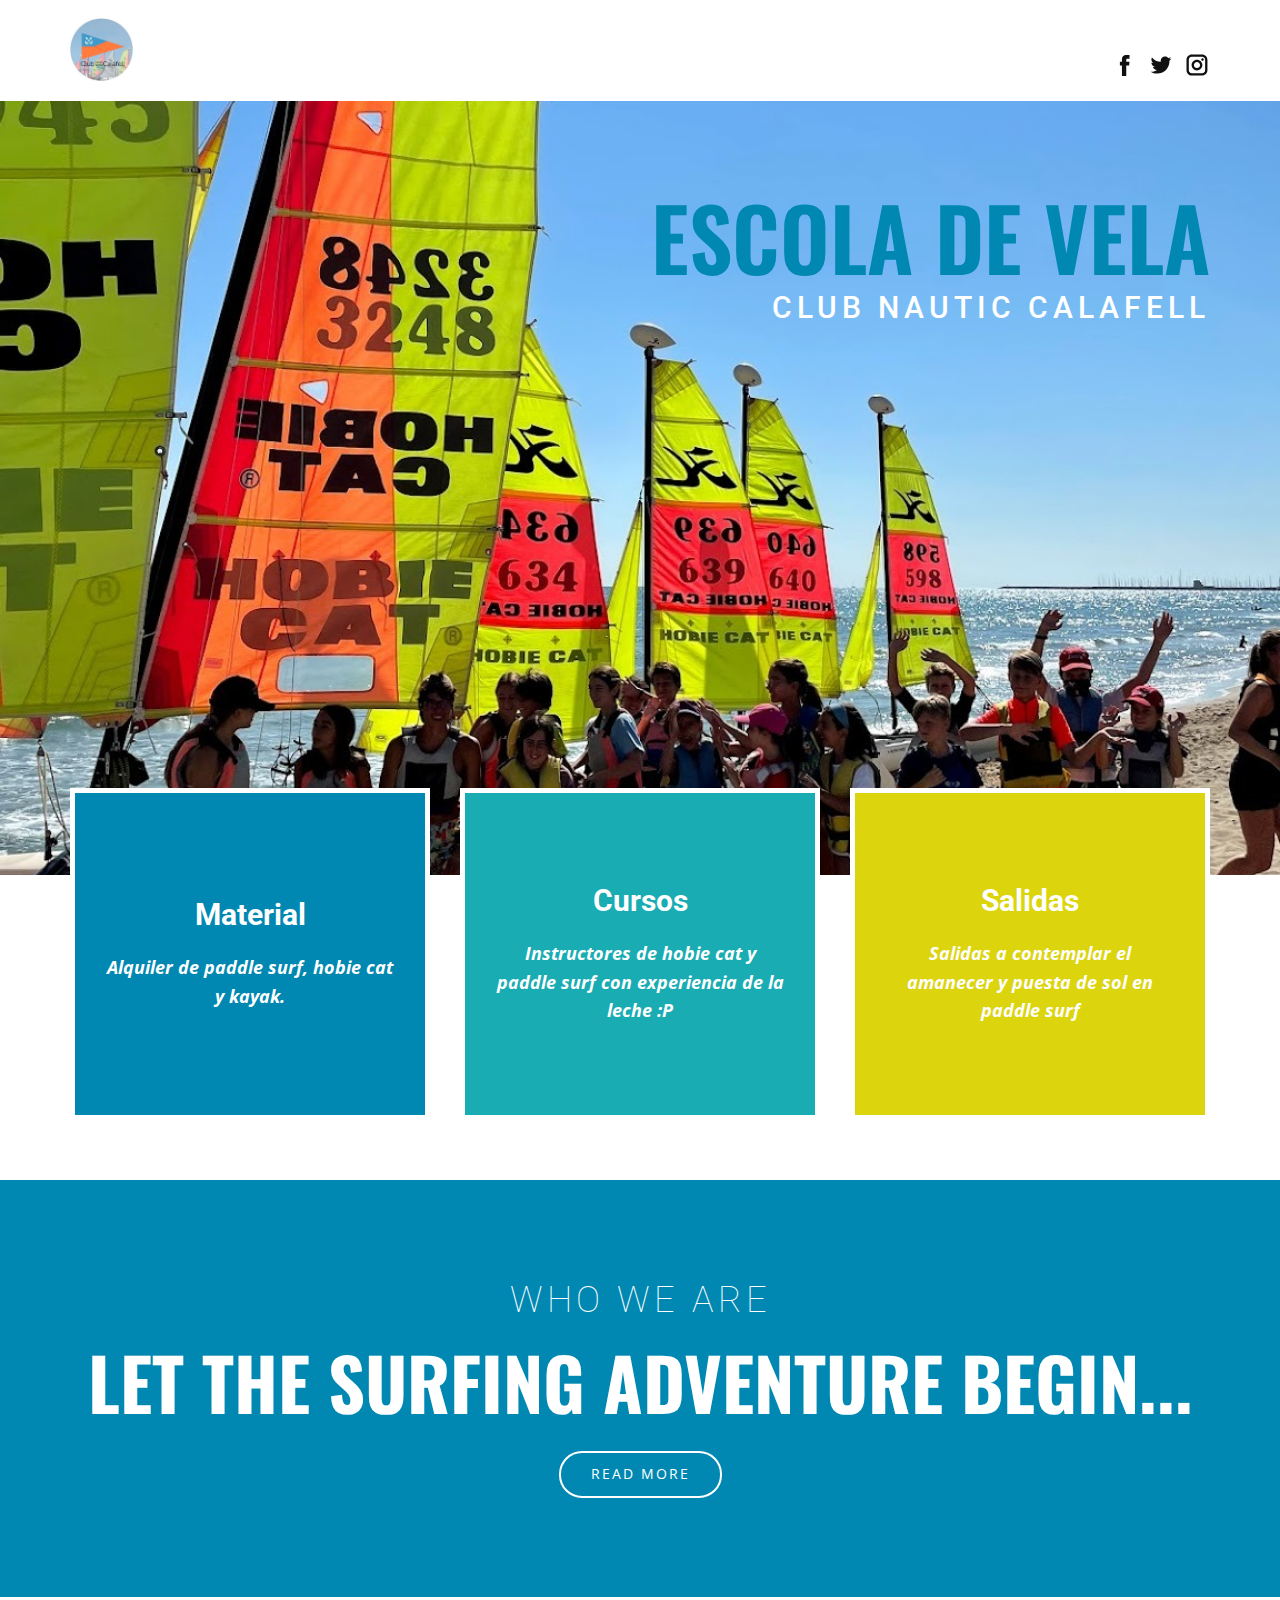
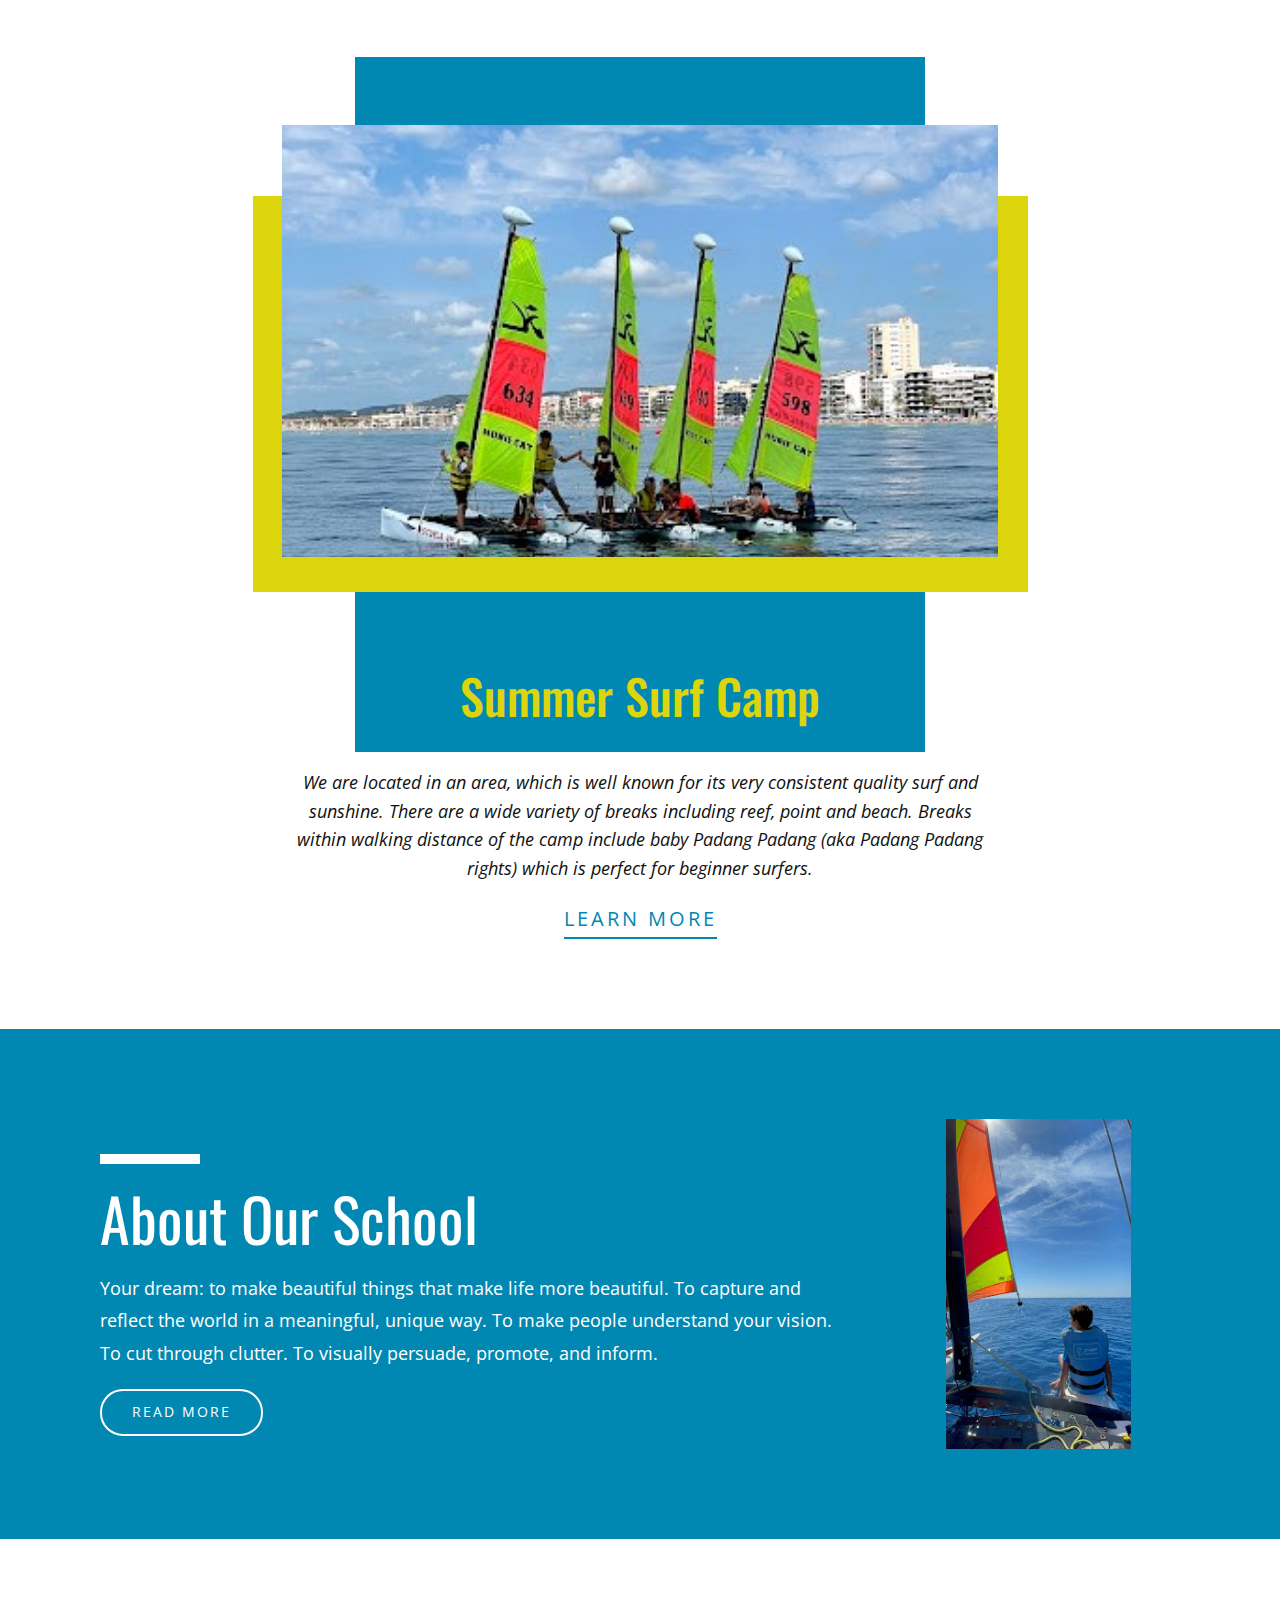
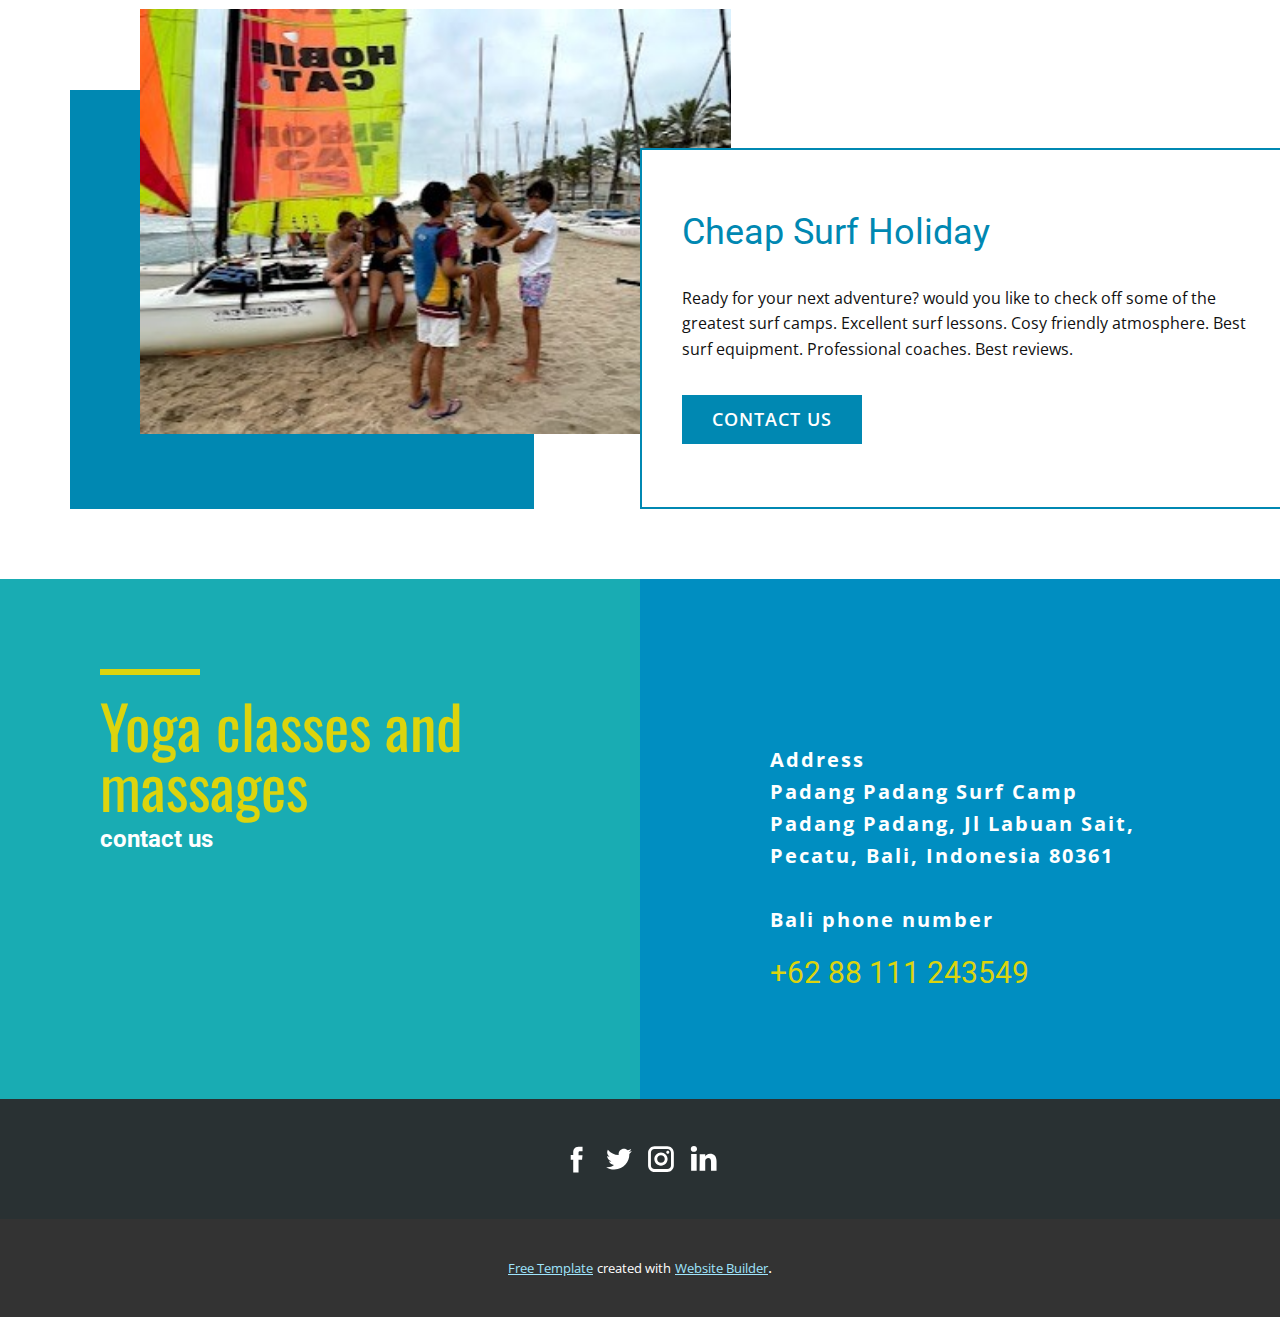
<file: index.html>
<!DOCTYPE html>
<html style="font-size: 16px;" lang="en"><head>
    <meta name="viewport" content="width=device-width, initial-scale=1.0">
    <meta charset="utf-8">
    <meta name="keywords" content="Surf Camp&amp;amp; Lessons, the surf and atmosphere, Let the surfing adventure begin..., Summer Surf Camp, About Our School, Cheap Surf Holiday, Yoga classes and massages, +62 88 111 243549">
    <meta name="description" content="">
    <title>Home</title>
    <link rel="stylesheet" href="nicepage.css" media="screen">
<link rel="stylesheet" href="index.css" media="screen">
    <meta name="generator" content="Nicepage 4.14.1, nicepage.com">
    <link id="u-theme-google-font" rel="stylesheet" href="https://fonts.googleapis.com/css?family=Roboto:100,100i,300,300i,400,400i,500,500i,700,700i,900,900i|Open+Sans:300,300i,400,400i,500,500i,600,600i,700,700i,800,800i">
    <link id="u-page-google-font" rel="stylesheet" href="https://fonts.googleapis.com/css?family=Oswald:200,300,400,500,600,700|Oswald:200,300,400,500,600,700">
    
    <script type="application/ld+json">{
		"@context": "http://schema.org",
		"@type": "Organization",
		"name": "",
		"logo": "images/default-logo.png",
		"sameAs": []
}</script>
    <meta name="theme-color" content="#008ec1">
    <meta property="og:title" content="Home">
    <meta property="og:type" content="website">
  </head>
  <body data-home-page="index.html" data-home-page-title="Home" class="u-body u-xl-mode" data-lang="en">
    <header class="u-align-center-sm u-align-center-xs u-clearfix u-header u-header" id="sec-7d1a">
      <div class="u-clearfix u-sheet u-valign-middle u-sheet-1">
        <a href="#" class="u-image u-logo u-image-1" data-image-width="80" data-image-height="40">
          <img src="images/logo.png" class="u-logo-image u-logo-image-1" data-image-width="63">
        </a>
        <div class="u-social-icons u-spacing-10 u-social-icons-1">
          <a class="u-social-url" target="_blank" href="">
            <span class="u-icon u-icon-circle u-social-facebook u-social-icon u-icon-1"><svg class="u-svg-link" preserveAspectRatio="xMidYMin slice" viewBox="0 0 112 112" style=""><use xmlns:xlink="http://www.w3.org/1999/xlink" xlink:href="#svg-78b7"></use></svg><svg xmlns="http://www.w3.org/2000/svg" xmlns:xlink="http://www.w3.org/1999/xlink" version="1.1" xml:space="preserve" class="u-svg-content" viewBox="0 0 112 112" x="0px" y="0px" id="svg-78b7"><path d="M75.5,28.8H65.4c-1.5,0-4,0.9-4,4.3v9.4h13.9l-1.5,15.8H61.4v45.1H42.8V58.3h-8.8V42.4h8.8V32.2 c0-7.4,3.4-18.8,18.8-18.8h13.8v15.4H75.5z"></path></svg></span>
          </a>
          <a class="u-social-url" target="_blank" href="">
            <span class="u-icon u-icon-circle u-social-icon u-social-twitter u-icon-2"><svg class="u-svg-link" preserveAspectRatio="xMidYMin slice" viewBox="0 0 112 112" style=""><use xmlns:xlink="http://www.w3.org/1999/xlink" xlink:href="#svg-722d"></use></svg><svg xmlns="http://www.w3.org/2000/svg" xmlns:xlink="http://www.w3.org/1999/xlink" version="1.1" xml:space="preserve" class="u-svg-content" viewBox="0 0 112 112" x="0px" y="0px" id="svg-722d"><path d="M92.2,38.2c0,0.8,0,1.6,0,2.3c0,24.3-18.6,52.4-52.6,52.4c-10.6,0.1-20.2-2.9-28.5-8.2 c1.4,0.2,2.9,0.2,4.4,0.2c8.7,0,16.7-2.9,23-7.9c-8.1-0.2-14.9-5.5-17.3-12.8c1.1,0.2,2.4,0.2,3.4,0.2c1.6,0,3.3-0.2,4.8-0.7 c-8.4-1.6-14.9-9.2-14.9-18c0-0.2,0-0.2,0-0.2c2.5,1.4,5.4,2.2,8.4,2.3c-5-3.3-8.3-8.9-8.3-15.4c0-3.4,1-6.5,2.5-9.2 c9.1,11.1,22.7,18.5,38,19.2c-0.2-1.4-0.4-2.8-0.4-4.3c0.1-10,8.3-18.2,18.5-18.2c5.4,0,10.1,2.2,13.5,5.7c4.3-0.8,8.1-2.3,11.7-4.5 c-1.4,4.3-4.3,7.9-8.1,10.1c3.7-0.4,7.3-1.4,10.6-2.9C98.9,32.3,95.7,35.5,92.2,38.2z"></path></svg></span>
          </a>
          <a class="u-social-url" target="_blank" href="https://www.instagram.com/calafellnautic/">
            <span class="u-icon u-icon-circle u-social-icon u-social-instagram u-icon-3"><svg class="u-svg-link" preserveAspectRatio="xMidYMin slice" viewBox="0 0 112 112" style=""><use xmlns:xlink="http://www.w3.org/1999/xlink" xlink:href="#svg-d91b"></use></svg><svg xmlns="http://www.w3.org/2000/svg" xmlns:xlink="http://www.w3.org/1999/xlink" version="1.1" xml:space="preserve" class="u-svg-content" viewBox="0 0 112 112" x="0px" y="0px" id="svg-d91b"><path d="M55.9,32.9c-12.8,0-23.2,10.4-23.2,23.2s10.4,23.2,23.2,23.2s23.2-10.4,23.2-23.2S68.7,32.9,55.9,32.9z M55.9,69.4c-7.4,0-13.3-6-13.3-13.3c-0.1-7.4,6-13.3,13.3-13.3s13.3,6,13.3,13.3C69.3,63.5,63.3,69.4,55.9,69.4z"></path><path d="M79.7,26.8c-3,0-5.4,2.5-5.4,5.4s2.5,5.4,5.4,5.4c3,0,5.4-2.5,5.4-5.4S82.7,26.8,79.7,26.8z"></path><path d="M78.2,11H33.5C21,11,10.8,21.3,10.8,33.7v44.7c0,12.6,10.2,22.8,22.7,22.8h44.7c12.6,0,22.7-10.2,22.7-22.7 V33.7C100.8,21.1,90.6,11,78.2,11z M91,78.4c0,7.1-5.8,12.8-12.8,12.8H33.5c-7.1,0-12.8-5.8-12.8-12.8V33.7 c0-7.1,5.8-12.8,12.8-12.8h44.7c7.1,0,12.8,5.8,12.8,12.8V78.4z"></path></svg></span>
          </a>
        </div>
        <nav class="u-align-left u-menu u-menu-dropdown u-offcanvas u-menu-1" data-responsive-from="XL">
          <!-- <div class="menu-collapse" style="font-size: 1rem; letter-spacing: 0px; font-weight: 700; text-transform: uppercase;">
            <a class="u-border-2 u-border-active-palette-1-base u-border-hover-palette-1-base u-border-no-left u-border-no-right u-border-no-top u-button-style u-custom-left-right-menu-spacing u-custom-padding-bottom u-custom-text-active-color u-custom-text-color u-custom-text-hover-color u-custom-top-bottom-menu-spacing u-nav-link" href="#">
              <svg class="u-svg-link" preserveAspectRatio="xMidYMin slice" viewBox="0 0 302 302" style=""><use xmlns:xlink="http://www.w3.org/1999/xlink" xlink:href="#svg-8a8f"></use></svg>
              <svg xmlns="http://www.w3.org/2000/svg" xmlns:xlink="http://www.w3.org/1999/xlink" version="1.1" id="svg-8a8f" x="0px" y="0px" viewBox="0 0 302 302" style="enable-background:new 0 0 302 302;" xml:space="preserve" class="u-svg-content"><g><rect y="36" width="302" height="30"></rect><rect y="236" width="302" height="30"></rect><rect y="136" width="302" height="30"></rect>
                </g><g></g><g></g><g></g><g></g><g></g><g></g><g></g><g></g><g></g><g></g><g></g><g></g><g></g><g></g><g></g>
              </svg>
            </a>
          </div> -->
          <div class="u-nav-container">
            <ul class="u-nav u-spacing-30 u-unstyled u-nav-1">
              <li class="u-nav-item"><a class="u-border-2 u-border-active-palette-1-base u-border-hover-palette-1-base u-border-no-left u-border-no-right u-border-no-top u-button-style u-nav-link u-text-active-palette-1-base u-text-grey-90 u-text-hover-grey-90" href="index.html" style="padding: 10px 0px;">Home</a></li>
              <li class="u-nav-item"><a class="u-border-2 u-border-active-palette-1-base u-border-hover-palette-1-base u-border-no-left u-border-no-right u-border-no-top u-button-style u-nav-link u-text-active-palette-1-base u-text-grey-90 u-text-hover-grey-90" href="About.html" style="padding: 10px 0px;">About</a></li>
              <li class="u-nav-item"><a class="u-border-2 u-border-active-palette-1-base u-border-hover-palette-1-base u-border-no-left u-border-no-right u-border-no-top u-button-style u-nav-link u-text-active-palette-1-base u-text-grey-90 u-text-hover-grey-90" href="Contact.html" style="padding: 10px 0px;">Contact</a></li>
            </ul>
          </div>
          <div class="u-nav-container-collapse">
            <div class="u-align-center u-black u-container-style u-inner-container-layout u-opacity u-opacity-95 u-sidenav">
              <div class="u-inner-container-layout u-sidenav-overflow">
                <div class="u-menu-close"></div>
                <ul class="u-align-center u-nav u-popupmenu-items u-unstyled u-nav-2">
                  <li class="u-nav-item"><a class="u-button-style u-nav-link" href="index.html" style="padding: 10px 20px;">Home</a></li>
                  <li class="u-nav-item"><a class="u-button-style u-nav-link" href="about.html" style="padding: 10px 20px;">About</a></li>
                  <li class="u-nav-item"><a class="u-button-style u-nav-link" href="contact.html" style="padding: 10px 20px;">Contact</a></li>
                </ul>
              </div>
            </div>
            <div class="u-black u-menu-overlay u-opacity u-opacity-70"></div>
          </div>
        </nav>
      </div>
    </header>
    <section class="u-align-right u-clearfix u-image u-section-1" id="carousel_1100">
      <div class="u-clearfix u-sheet u-sheet-1">
        <h1 class="u-color-scheme-u10 u-color-style-multicolor-1 u-text u-text-palette-3-base u-title u-text-1">
          <!-- Surf Camp<br>&amp; Lessons -->
          Escola de Vela
        </h1>
        <h2 class="u-text u-text-body-alt-color u-text-2">
          Club Nautic Calafell
        </h2>
      </div>
    </section>
    <section class="u-clearfix u-section-2" id="sec-edb0">
      <div class="u-clearfix u-sheet u-sheet-1">
        <div class="u-clearfix u-expanded-width u-gutter-30 u-layout-wrap u-layout-wrap-1">
          <div class="u-layout">
            <div class="u-layout-row">
              <div class="u-align-center u-container-style u-layout-cell u-left-cell u-palette-3-base u-size-20 u-layout-cell-1">
                <div class="u-border-5 u-border-white u-container-layout u-valign-middle u-container-layout-1">
                  <h3 class="u-text u-text-body-alt-color u-text-1">Material</h3>
                  <p class="u-text u-text-body-alt-color u-text-2">Alquiler de paddle surf, hobie cat y kayak.</p>
                </div>
              </div>
              <div class="u-align-center u-container-style u-layout-cell u-palette-4-base u-size-20 u-layout-cell-2">
                <div class="u-border-5 u-border-white u-container-layout u-valign-middle u-container-layout-2">
                  <h3 class="u-text u-text-body-alt-color u-text-3">Cursos</h3>
                  <p class="u-text u-text-body-alt-color u-text-4">Instructores de hobie cat y paddle surf con experiencia de la leche :P</p>
                </div>
              </div>
              <div class="u-align-center u-container-style u-layout-cell u-palette-2-base u-right-cell u-size-20 u-layout-cell-3">
                <div class="u-border-5 u-border-white u-container-layout u-valign-middle u-container-layout-3">
                  <h3 class="u-text u-text-body-alt-color u-text-5">Salidas</h3>
                  <p class="u-text u-text-body-alt-color u-text-6">Salidas a contemplar el amanecer y puesta de sol en paddle surf</p>
                </div>
              </div>
            </div>
          </div>
        </div>
      </div>
    </section>
    <section class="u-align-center u-clearfix u-palette-3-base u-section-3" id="carousel_93c7">
      <div class="u-clearfix u-sheet u-valign-middle u-sheet-1">
        <h4 class="u-custom-font u-text u-text-default u-text-1">who we are</h4>
        <h1 class="u-custom-font u-font-oswald u-text u-text-2">Let the surfing adventure begin...</h1>
        <a href="https://nicepage.com/k/competition-website-templates" class="u-border-2 u-border-white u-btn u-btn-round u-button-style u-radius-23 u-btn-1">read more</a>
      </div>
    </section>
    <section class="u-align-center u-clearfix u-section-4" id="carousel_b8e7">
      <div class="u-clearfix u-sheet u-valign-middle-lg u-valign-middle-md u-valign-middle-xl u-sheet-1">
        <div class="u-palette-3-base u-shape u-shape-rectangle u-shape-1"></div>
        <div class="u-clearfix u-expanded-width-sm u-expanded-width-xs u-layout-wrap u-layout-wrap-1">
          <div class="u-layout">
            <div class="u-layout-col">
              <div class="u-container-style u-layout-cell u-left-cell u-right-cell u-size-30 u-layout-cell-1">
                <div class="u-container-layout u-container-layout-1">
                  <div class="u-align-left u-expanded-width u-palette-2-base u-shape u-shape-2"></div>
                  <!-- <img src="images/zmin.jpg" class="u-align-left u-image u-image-1"> -->
                  <img src="img-calaf/hobies-mar-horiz.jpg" class="u-align-left u-image u-image-1">
                </div>
              </div>
              <div class="u-container-style u-layout-cell u-left-cell u-right-cell u-size-30 u-layout-cell-2">
                <div class="u-container-layout u-valign-bottom-lg u-valign-bottom-md u-valign-bottom-sm u-valign-bottom-xl u-valign-top-xs u-container-layout-2">
                  <h2 class="u-align-center u-text u-text-palette-2-base u-text-1">Summer Surf Camp</h2>
                  <p class="u-align-center u-text u-text-2">We are located in an area, which is well known for its very consistent quality surf and sunshine. There are a wide variety of breaks including reef, point and beach. Breaks within walking distance of the camp include baby Padang Padang (aka Padang Padang rights) which is perfect for beginner surfers.</p>
                  <a href="https://nicepage.com/k/ranking-website-templates" class="u-border-2 u-border-palette-3-base u-link u-no-underline u-text-hover-palette-4-base u-text-palette-3-base u-link-1">learn more</a>
                </div>
              </div>
            </div>
          </div>
        </div>
      </div>
    </section>
    <section class="u-clearfix u-palette-3-base u-section-5" id="sec-cff1">
      <div class="u-clearfix u-sheet u-sheet-1">
        <div class="u-clearfix u-expanded-width u-layout-wrap u-layout-wrap-1">
          <div class="u-layout">
            <div class="u-layout-row">
              <div class="u-align-left u-container-style u-layout-cell u-left-cell u-size-42 u-layout-cell-1">
                <div class="u-container-layout u-container-layout-1">
                  <div class="u-border-10 u-border-white u-line u-line-horizontal u-line-1"></div>
                  <h1 class="u-custom-font u-font-oswald u-text u-text-palette-1-base u-text-1">About Our School</h1>
                  <p class="u-text u-text-2">Your dream: to make beautiful things that make life more beautiful. To capture and reflect the world in a meaningful, unique way. To make people understand your vision. To cut through clutter. To visually persuade, promote,
                                    and inform.</p>
                  <a href="https://nicepage.com/k/loans-website-templates" class="u-border-2 u-border-white u-btn u-btn-round u-button-style u-radius-23 u-btn-1">read more</a>
                </div>
              </div>
              <div class="u-align-center u-container-style u-layout-cell u-right-cell u-size-18 u-layout-cell-2">
                <div class="u-container-layout u-valign-middle u-container-layout-2">
                  <!-- <img class="u-expanded-width u-image u-image-contain u-image-1" src="images/billionphotos1858817.jpg"> -->
                  <img class="u-expanded-width u-image u-image-contain u-image-1" src="img-calaf/boy.jpg">
                </div>
              </div>
            </div>
          </div>
        </div>
      </div>
    </section>
    <section class="u-clearfix u-section-6" id="carousel_cb77">
      <div class="u-clearfix u-sheet u-sheet-1">
        <div class="u-clearfix u-expanded-width u-layout-wrap u-layout-wrap-1">
          <div class="u-layout">
            <div class="u-layout-row">
              <div class="u-size-30 u-size-60-md">
                <div class="u-layout-row">
                  <div class="u-container-style u-layout-cell u-left-cell u-size-60 u-layout-cell-1">
                    <div class="u-container-layout">
                      <div class="u-palette-3-base u-shape u-shape-rectangle u-shape-1"></div>
                      <!-- <img src="images/we.jpg" alt="" class="u-image u-image-default u-image-1"> -->
                      <img src="img-calaf/IMG_0094-modified-hor.jpg" alt="" class="u-image u-image-default u-image-1">
                    </div>
                  </div>
                </div>
              </div>
              <div class="u-size-30 u-size-60-md">
                <div class="u-layout-col">
                  <div class="u-container-style u-hidden-md u-hidden-sm u-hidden-xs u-layout-cell u-right-cell u-size-20 u-layout-cell-2">
                    <div class="u-container-layout u-container-layout-2"></div>
                  </div>
                  <div class="u-container-style u-layout-cell u-right-cell u-size-40 u-white u-layout-cell-3">
                    <div class="u-border-2 u-border-palette-3-base u-container-layout u-valign-middle u-container-layout-3">
                      <h2 class="u-text u-text-palette-3-base u-text-1">Cheap Surf Holiday</h2>
                      <p class="u-text u-text-2">Ready for your next adventure? would you like to check off some of the greatest surf camps. Excellent surf lessons. Cosy friendly atmosphere. Best surf equipment. Professional coaches. Best reviews. </p>
                      <a href="https://nicepage.com/c/full-width-slider-html-templates" class="u-btn u-btn-rectangle u-button-style u-palette-3-base u-radius-0 u-btn-1">contact us</a>
                    </div>
                  </div>
                </div>
              </div>
            </div>
          </div>
        </div>
      </div>
    </section>
    <section class="u-clearfix u-palette-1-base u-section-7" id="carousel_09ed">
      <div class="u-expanded-height-lg u-expanded-height-md u-expanded-height-xl u-expanded-width-sm u-expanded-width-xs u-palette-4-base u-shape u-shape-rectangle u-shape-1"></div>
      <div class="u-clearfix u-layout-wrap u-layout-wrap-1">
        <div class="u-gutter-0 u-layout">
          <div class="u-layout-row">
            <div class="u-align-left u-container-style u-layout-cell u-left-cell u-palette-4-base u-size-30 u-layout-cell-1">
              <div class="u-container-layout u-container-layout-1">
                <div class="u-border-6 u-border-palette-2-base u-line u-line-horizontal u-line-1"></div>
                <h1 class="u-custom-font u-font-oswald u-text u-text-palette-2-base u-text-1">Yoga classes and massages</h1>
                <h3 class="u-text u-text-2">contact us</h3>
              </div>
            </div>
            <div class="u-align-left u-container-style u-layout-cell u-palette-1-base u-right-cell u-size-30 u-layout-cell-2">
              <div class="u-container-layout u-valign-bottom u-container-layout-2">
                <p class="u-spacing-8 u-text u-text-3">Address <br>Padang Padang Surf Camp <br>Padang Padang, Jl Labuan Sait, Pecatu, Bali, Indonesia 80361 <br>
                  <br>Bali phone number<br>
                </p>
                <h2 class="u-text u-text-palette-2-base u-text-4">+62 88 111 243549</h2>
              </div>
            </div>
          </div>
        </div>
      </div>
    </section>
    
    
    <footer class="u-clearfix u-footer u-palette-3-dark-3" id="sec-f601"><div class="u-clearfix u-sheet u-sheet-1">
        <div class="u-align-left u-social-icons u-spacing-10 u-social-icons-1">
          <a class="u-social-url" target="_blank" href="">
            <span class="u-icon u-icon-circle u-social-facebook u-social-icon u-icon-1"><svg class="u-svg-link" preserveAspectRatio="xMidYMin slice" viewBox="0 0 112 112" style=""><use xmlns:xlink="http://www.w3.org/1999/xlink" xlink:href="#svg-7d35"></use></svg><svg x="0px" y="0px" viewBox="0 0 112 112" id="svg-7d35" class="u-svg-content"><path d="M75.5,28.8H65.4c-1.5,0-4,0.9-4,4.3v9.4h13.9l-1.5,15.8H61.4v45.1H42.8V58.3h-8.8V42.4h8.8V32.2 c0-7.4,3.4-18.8,18.8-18.8h13.8v15.4H75.5z"></path></svg></span>
          </a>
          <a class="u-social-url" target="_blank" href="">
            <span class="u-icon u-icon-circle u-social-icon u-social-twitter u-icon-2"><svg class="u-svg-link" preserveAspectRatio="xMidYMin slice" viewBox="0 0 112 112" style=""><use xmlns:xlink="http://www.w3.org/1999/xlink" xlink:href="#svg-a1c1"></use></svg><svg x="0px" y="0px" viewBox="0 0 112 112" id="svg-a1c1" class="u-svg-content"><path d="M92.2,38.2c0,0.8,0,1.6,0,2.3c0,24.3-18.6,52.4-52.6,52.4c-10.6,0.1-20.2-2.9-28.5-8.2 c1.4,0.2,2.9,0.2,4.4,0.2c8.7,0,16.7-2.9,23-7.9c-8.1-0.2-14.9-5.5-17.3-12.8c1.1,0.2,2.4,0.2,3.4,0.2c1.6,0,3.3-0.2,4.8-0.7 c-8.4-1.6-14.9-9.2-14.9-18c0-0.2,0-0.2,0-0.2c2.5,1.4,5.4,2.2,8.4,2.3c-5-3.3-8.3-8.9-8.3-15.4c0-3.4,1-6.5,2.5-9.2 c9.1,11.1,22.7,18.5,38,19.2c-0.2-1.4-0.4-2.8-0.4-4.3c0.1-10,8.3-18.2,18.5-18.2c5.4,0,10.1,2.2,13.5,5.7c4.3-0.8,8.1-2.3,11.7-4.5 c-1.4,4.3-4.3,7.9-8.1,10.1c3.7-0.4,7.3-1.4,10.6-2.9C98.9,32.3,95.7,35.5,92.2,38.2z"></path></svg></span>
          </a>
          <a class="u-social-url" target="_blank" href="https://www.instagram.com/calafellnautic/">
            <span class="u-icon u-icon-circle u-social-icon u-social-instagram u-icon-3"><svg class="u-svg-link" preserveAspectRatio="xMidYMin slice" viewBox="0 0 112 112" style=""><use xmlns:xlink="http://www.w3.org/1999/xlink" xlink:href="#svg-3a94"></use></svg><svg x="0px" y="0px" viewBox="0 0 112 112" id="svg-3a94" class="u-svg-content"><path d="M55.9,32.9c-12.8,0-23.2,10.4-23.2,23.2s10.4,23.2,23.2,23.2s23.2-10.4,23.2-23.2S68.7,32.9,55.9,32.9z M55.9,69.4c-7.4,0-13.3-6-13.3-13.3c-0.1-7.4,6-13.3,13.3-13.3s13.3,6,13.3,13.3C69.3,63.5,63.3,69.4,55.9,69.4z"></path><path d="M79.7,26.8c-3,0-5.4,2.5-5.4,5.4s2.5,5.4,5.4,5.4c3,0,5.4-2.5,5.4-5.4S82.7,26.8,79.7,26.8z"></path><path d="M78.2,11H33.5C21,11,10.8,21.3,10.8,33.7v44.7c0,12.6,10.2,22.8,22.7,22.8h44.7c12.6,0,22.7-10.2,22.7-22.7 V33.7C100.8,21.1,90.6,11,78.2,11z M91,78.4c0,7.1-5.8,12.8-12.8,12.8H33.5c-7.1,0-12.8-5.8-12.8-12.8V33.7 c0-7.1,5.8-12.8,12.8-12.8h44.7c7.1,0,12.8,5.8,12.8,12.8V78.4z"></path></svg></span>
          </a>
          <a class="u-social-url" target="_blank" href=""><span class="u-icon u-icon-circle u-social-icon u-social-linkedin u-icon-4"><svg class="u-svg-link" preserveAspectRatio="xMidYMin slice" viewBox="0 0 112 112" style=""><use xmlns:xlink="http://www.w3.org/1999/xlink" xlink:href="#svg-0e35"></use></svg><svg x="0px" y="0px" viewBox="0 0 112 112" id="svg-0e35" class="u-svg-content"><path d="M33.8,96.8H14.5v-58h19.3V96.8z M24.1,30.9L24.1,30.9c-6.6,0-10.8-4.5-10.8-10.1c0-5.8,4.3-10.1,10.9-10.1 S34.9,15,35.1,20.8C35.1,26.4,30.8,30.9,24.1,30.9z M103.3,96.8H84.1v-31c0-7.8-2.7-13.1-9.8-13.1c-5.3,0-8.5,3.6-9.9,7.1 c-0.6,1.3-0.6,3-0.6,4.8V97H44.5c0,0,0.3-52.6,0-58h19.3v8.2c2.6-3.9,7.2-9.6,17.4-9.6c12.7,0,22.2,8.4,22.2,26.1V96.8z"></path></svg></span>
          </a>
        </div>
      </div>
    </footer>
    <section class="u-backlink u-clearfix u-grey-80">
      <a class="u-link" href="https://nicepage.com/templates" target="_blank">
        <span>Free Template</span>
      </a>
      <p class="u-text">
        <span>created with</span>
      </p>
      <a class="u-link" href="https://nicepage.site" target="_blank">
        <span>Website Builder</span>
      </a>. 
    </section>
  
</body></html>
</file>
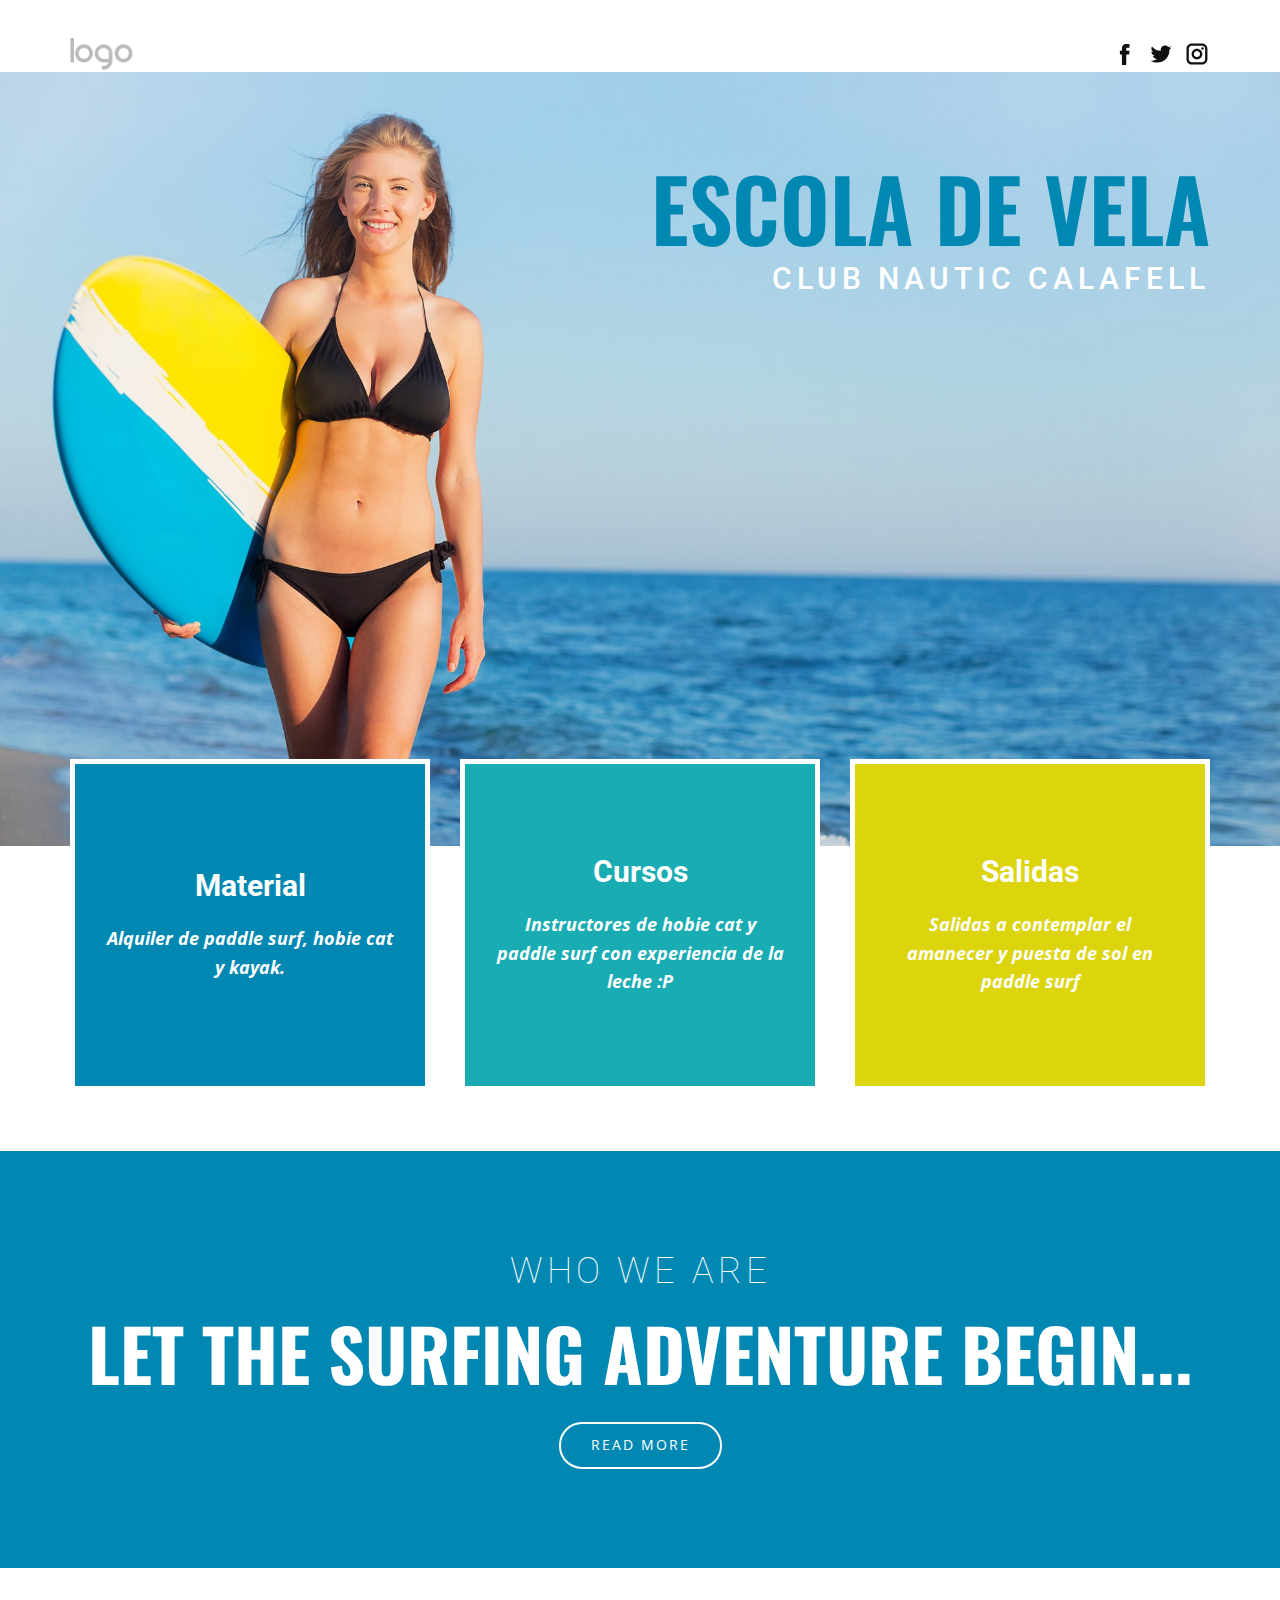
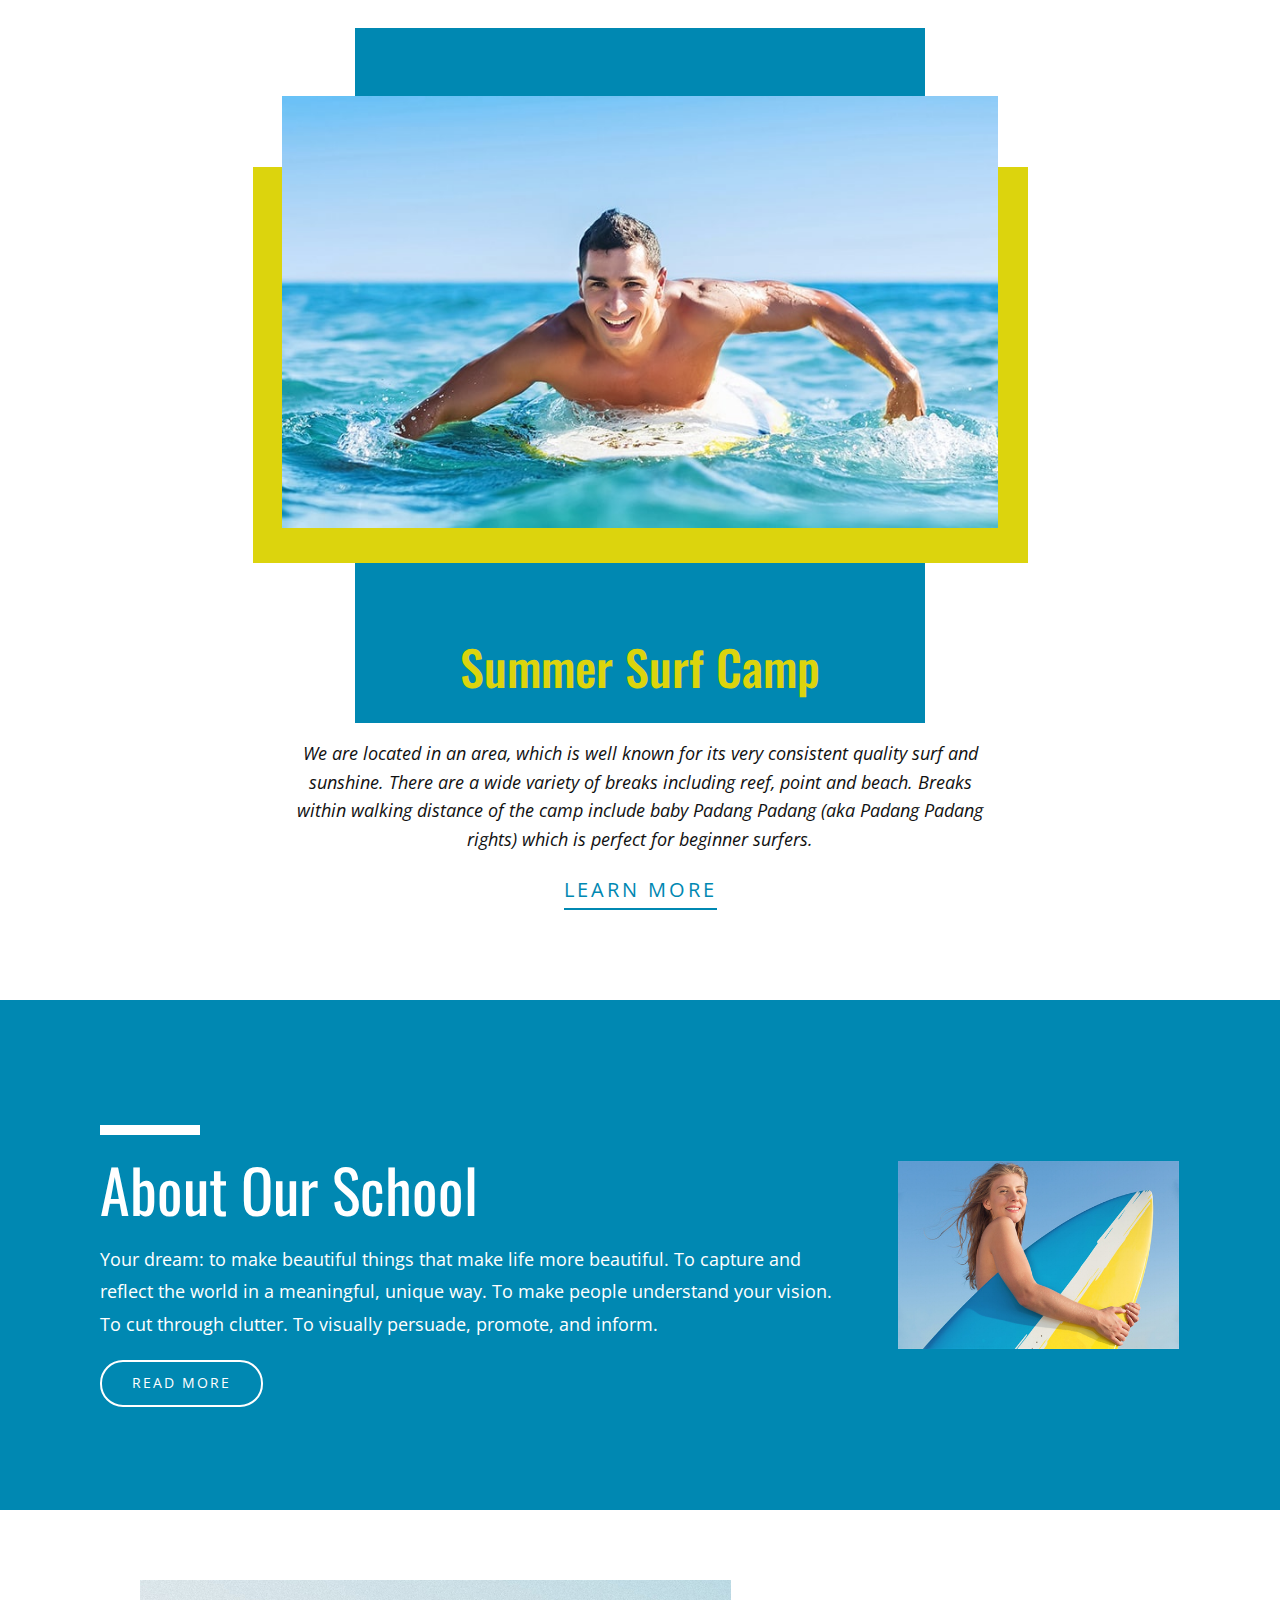
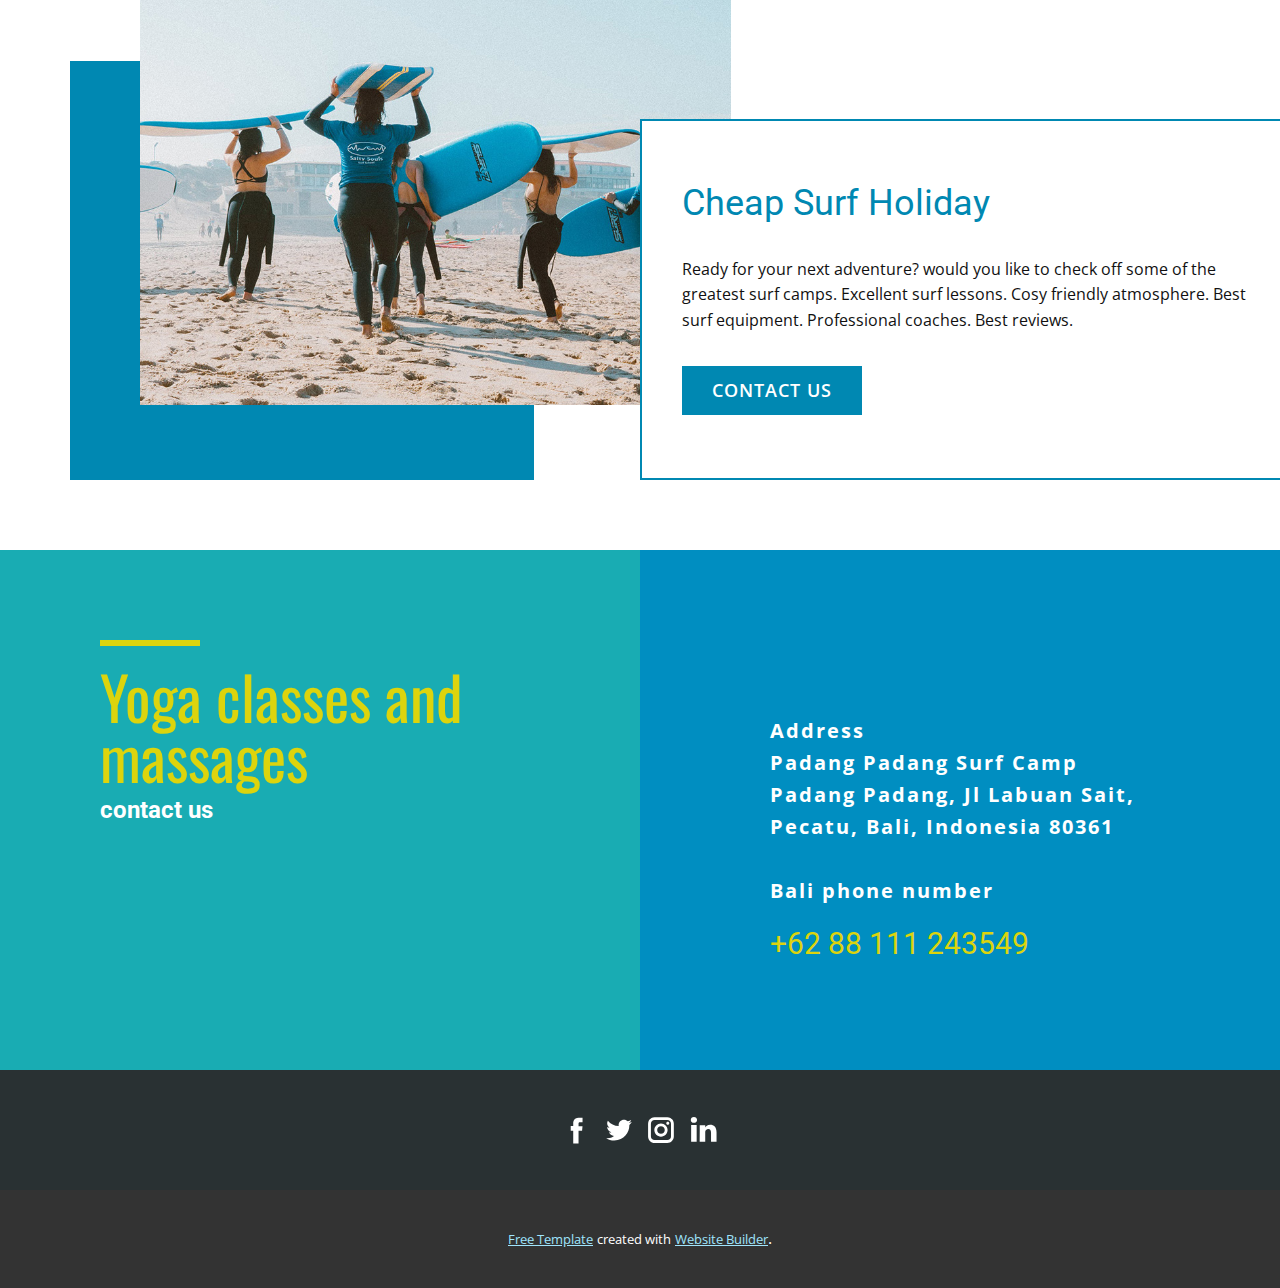
<file: www/index.html>
<!DOCTYPE html>
<html style="font-size: 16px;" lang="en"><head>
    <meta name="viewport" content="width=device-width, initial-scale=1.0">
    <meta charset="utf-8">
    <meta name="keywords" content="Surf Camp&amp;amp; Lessons, the surf and atmosphere, Let the surfing adventure begin..., Summer Surf Camp, About Our School, Cheap Surf Holiday, Yoga classes and massages, +62 88 111 243549">
    <meta name="description" content="">
    <title>Home</title>
    <link rel="stylesheet" href="nicepage.css" media="screen">
<link rel="stylesheet" href="Home.css" media="screen">
    <script class="u-script" type="text/javascript" src="jquery.js" defer=""></script>
    <script class="u-script" type="text/javascript" src="nicepage.js" defer=""></script>
    <meta name="generator" content="Nicepage 4.14.1, nicepage.com">
    <link id="u-theme-google-font" rel="stylesheet" href="https://fonts.googleapis.com/css?family=Roboto:100,100i,300,300i,400,400i,500,500i,700,700i,900,900i|Open+Sans:300,300i,400,400i,500,500i,600,600i,700,700i,800,800i">
    <link id="u-page-google-font" rel="stylesheet" href="https://fonts.googleapis.com/css?family=Oswald:200,300,400,500,600,700|Oswald:200,300,400,500,600,700">
    
    
    
    
    
    
    
    
    <script type="application/ld+json">{
		"@context": "http://schema.org",
		"@type": "Organization",
		"name": "",
		"logo": "images/default-logo.png",
		"sameAs": []
}</script>
    <meta name="theme-color" content="#008ec1">
    <meta property="og:title" content="Home">
    <meta property="og:type" content="website">
  </head>
  <body data-home-page="Home.html" data-home-page-title="Home" class="u-body u-xl-mode" data-lang="en"><header class="u-align-center-sm u-align-center-xs u-clearfix u-header u-header" id="sec-7d1a"><div class="u-clearfix u-sheet u-valign-middle u-sheet-1">
        <a href="#" class="u-image u-logo u-image-1" data-image-width="80" data-image-height="40">
          <img src="images/default-logo.png" class="u-logo-image u-logo-image-1" data-image-width="63">
        </a>
        <div class="u-social-icons u-spacing-10 u-social-icons-1">
          <a class="u-social-url" target="_blank" href=""><span class="u-icon u-icon-circle u-social-facebook u-social-icon u-icon-1"><svg class="u-svg-link" preserveAspectRatio="xMidYMin slice" viewBox="0 0 112 112" style=""><use xmlns:xlink="http://www.w3.org/1999/xlink" xlink:href="#svg-78b7"></use></svg><svg xmlns="http://www.w3.org/2000/svg" xmlns:xlink="http://www.w3.org/1999/xlink" version="1.1" xml:space="preserve" class="u-svg-content" viewBox="0 0 112 112" x="0px" y="0px" id="svg-78b7"><path d="M75.5,28.8H65.4c-1.5,0-4,0.9-4,4.3v9.4h13.9l-1.5,15.8H61.4v45.1H42.8V58.3h-8.8V42.4h8.8V32.2 c0-7.4,3.4-18.8,18.8-18.8h13.8v15.4H75.5z"></path></svg></span>
          </a>
          <a class="u-social-url" target="_blank" href=""><span class="u-icon u-icon-circle u-social-icon u-social-twitter u-icon-2"><svg class="u-svg-link" preserveAspectRatio="xMidYMin slice" viewBox="0 0 112 112" style=""><use xmlns:xlink="http://www.w3.org/1999/xlink" xlink:href="#svg-722d"></use></svg><svg xmlns="http://www.w3.org/2000/svg" xmlns:xlink="http://www.w3.org/1999/xlink" version="1.1" xml:space="preserve" class="u-svg-content" viewBox="0 0 112 112" x="0px" y="0px" id="svg-722d"><path d="M92.2,38.2c0,0.8,0,1.6,0,2.3c0,24.3-18.6,52.4-52.6,52.4c-10.6,0.1-20.2-2.9-28.5-8.2 c1.4,0.2,2.9,0.2,4.4,0.2c8.7,0,16.7-2.9,23-7.9c-8.1-0.2-14.9-5.5-17.3-12.8c1.1,0.2,2.4,0.2,3.4,0.2c1.6,0,3.3-0.2,4.8-0.7 c-8.4-1.6-14.9-9.2-14.9-18c0-0.2,0-0.2,0-0.2c2.5,1.4,5.4,2.2,8.4,2.3c-5-3.3-8.3-8.9-8.3-15.4c0-3.4,1-6.5,2.5-9.2 c9.1,11.1,22.7,18.5,38,19.2c-0.2-1.4-0.4-2.8-0.4-4.3c0.1-10,8.3-18.2,18.5-18.2c5.4,0,10.1,2.2,13.5,5.7c4.3-0.8,8.1-2.3,11.7-4.5 c-1.4,4.3-4.3,7.9-8.1,10.1c3.7-0.4,7.3-1.4,10.6-2.9C98.9,32.3,95.7,35.5,92.2,38.2z"></path></svg></span>
          </a>
          <a class="u-social-url" target="_blank" href=""><span class="u-icon u-icon-circle u-social-icon u-social-instagram u-icon-3"><svg class="u-svg-link" preserveAspectRatio="xMidYMin slice" viewBox="0 0 112 112" style=""><use xmlns:xlink="http://www.w3.org/1999/xlink" xlink:href="#svg-d91b"></use></svg><svg xmlns="http://www.w3.org/2000/svg" xmlns:xlink="http://www.w3.org/1999/xlink" version="1.1" xml:space="preserve" class="u-svg-content" viewBox="0 0 112 112" x="0px" y="0px" id="svg-d91b"><path d="M55.9,32.9c-12.8,0-23.2,10.4-23.2,23.2s10.4,23.2,23.2,23.2s23.2-10.4,23.2-23.2S68.7,32.9,55.9,32.9z M55.9,69.4c-7.4,0-13.3-6-13.3-13.3c-0.1-7.4,6-13.3,13.3-13.3s13.3,6,13.3,13.3C69.3,63.5,63.3,69.4,55.9,69.4z"></path><path d="M79.7,26.8c-3,0-5.4,2.5-5.4,5.4s2.5,5.4,5.4,5.4c3,0,5.4-2.5,5.4-5.4S82.7,26.8,79.7,26.8z"></path><path d="M78.2,11H33.5C21,11,10.8,21.3,10.8,33.7v44.7c0,12.6,10.2,22.8,22.7,22.8h44.7c12.6,0,22.7-10.2,22.7-22.7 V33.7C100.8,21.1,90.6,11,78.2,11z M91,78.4c0,7.1-5.8,12.8-12.8,12.8H33.5c-7.1,0-12.8-5.8-12.8-12.8V33.7 c0-7.1,5.8-12.8,12.8-12.8h44.7c7.1,0,12.8,5.8,12.8,12.8V78.4z"></path></svg></span>
          </a>
        </div>
        <nav class="u-align-left u-menu u-menu-dropdown u-offcanvas u-menu-1" data-responsive-from="XL">
          <!-- <div class="menu-collapse" style="font-size: 1rem; letter-spacing: 0px; font-weight: 700; text-transform: uppercase;">
            <a class="u-border-2 u-border-active-palette-1-base u-border-hover-palette-1-base u-border-no-left u-border-no-right u-border-no-top u-button-style u-custom-left-right-menu-spacing u-custom-padding-bottom u-custom-text-active-color u-custom-text-color u-custom-text-hover-color u-custom-top-bottom-menu-spacing u-nav-link" href="#">
              <svg class="u-svg-link" preserveAspectRatio="xMidYMin slice" viewBox="0 0 302 302" style=""><use xmlns:xlink="http://www.w3.org/1999/xlink" xlink:href="#svg-8a8f"></use></svg>
              <svg xmlns="http://www.w3.org/2000/svg" xmlns:xlink="http://www.w3.org/1999/xlink" version="1.1" id="svg-8a8f" x="0px" y="0px" viewBox="0 0 302 302" style="enable-background:new 0 0 302 302;" xml:space="preserve" class="u-svg-content"><g><rect y="36" width="302" height="30"></rect><rect y="236" width="302" height="30"></rect><rect y="136" width="302" height="30"></rect>
                </g><g></g><g></g><g></g><g></g><g></g><g></g><g></g><g></g><g></g><g></g><g></g><g></g><g></g><g></g><g></g>
              </svg>
            </a>
          </div> -->
          <div class="u-nav-container">
            <ul class="u-nav u-spacing-30 u-unstyled u-nav-1">
              <li class="u-nav-item"><a class="u-border-2 u-border-active-palette-1-base u-border-hover-palette-1-base u-border-no-left u-border-no-right u-border-no-top u-button-style u-nav-link u-text-active-palette-1-base u-text-grey-90 u-text-hover-grey-90" href="index.html" style="padding: 10px 0px;">Home</a></li>
              <li class="u-nav-item"><a class="u-border-2 u-border-active-palette-1-base u-border-hover-palette-1-base u-border-no-left u-border-no-right u-border-no-top u-button-style u-nav-link u-text-active-palette-1-base u-text-grey-90 u-text-hover-grey-90" href="About.html" style="padding: 10px 0px;">About</a></li>
              <li class="u-nav-item"><a class="u-border-2 u-border-active-palette-1-base u-border-hover-palette-1-base u-border-no-left u-border-no-right u-border-no-top u-button-style u-nav-link u-text-active-palette-1-base u-text-grey-90 u-text-hover-grey-90" href="Contact.html" style="padding: 10px 0px;">Contact</a></li>
            </ul>
          </div>
          <div class="u-nav-container-collapse">
            <div class="u-align-center u-black u-container-style u-inner-container-layout u-opacity u-opacity-95 u-sidenav">
              <div class="u-inner-container-layout u-sidenav-overflow">
                <div class="u-menu-close"></div>
                <ul class="u-align-center u-nav u-popupmenu-items u-unstyled u-nav-2"><li class="u-nav-item"><a class="u-button-style u-nav-link" href="Home.html" style="padding: 10px 20px;">Home</a>
</li><li class="u-nav-item"><a class="u-button-style u-nav-link" href="About.html" style="padding: 10px 20px;">About</a>
</li><li class="u-nav-item"><a class="u-button-style u-nav-link" href="Contact.html" style="padding: 10px 20px;">Contact</a>
</li></ul>
              </div>
            </div>
            <div class="u-black u-menu-overlay u-opacity u-opacity-70"></div>
          </div>
        </nav>
      </div></header>
    <section class="u-align-right u-clearfix u-image u-section-1" id="carousel_1100">
      <div class="u-clearfix u-sheet u-sheet-1">
        <h1 class="u-color-scheme-u10 u-color-style-multicolor-1 u-text u-text-palette-3-base u-title u-text-1">
          <!-- Surf Camp<br>&amp; Lessons -->
          Escola de Vela
        </h1>
        <h2 class="u-text u-text-body-alt-color u-text-2">
          Club Nautic Calafell
        </h2>
      </div>
    </section>
    <section class="u-clearfix u-section-2" id="sec-edb0">
      <div class="u-clearfix u-sheet u-sheet-1">
        <div class="u-clearfix u-expanded-width u-gutter-30 u-layout-wrap u-layout-wrap-1">
          <div class="u-layout">
            <div class="u-layout-row">
              <div class="u-align-center u-container-style u-layout-cell u-left-cell u-palette-3-base u-size-20 u-layout-cell-1">
                <div class="u-border-5 u-border-white u-container-layout u-valign-middle u-container-layout-1">
                  <h3 class="u-text u-text-body-alt-color u-text-1">Material</h3>
                  <p class="u-text u-text-body-alt-color u-text-2">Alquiler de paddle surf, hobie cat y kayak.</p>
                </div>
              </div>
              <div class="u-align-center u-container-style u-layout-cell u-palette-4-base u-size-20 u-layout-cell-2">
                <div class="u-border-5 u-border-white u-container-layout u-valign-middle u-container-layout-2">
                  <h3 class="u-text u-text-body-alt-color u-text-3">Cursos</h3>
                  <p class="u-text u-text-body-alt-color u-text-4">Instructores de hobie cat y paddle surf con experiencia de la leche :P</p>
                </div>
              </div>
              <div class="u-align-center u-container-style u-layout-cell u-palette-2-base u-right-cell u-size-20 u-layout-cell-3">
                <div class="u-border-5 u-border-white u-container-layout u-valign-middle u-container-layout-3">
                  <h3 class="u-text u-text-body-alt-color u-text-5">Salidas</h3>
                  <p class="u-text u-text-body-alt-color u-text-6">Salidas a contemplar el amanecer y puesta de sol en paddle surf</p>
                </div>
              </div>
            </div>
          </div>
        </div>
      </div>
    </section>
    <section class="u-align-center u-clearfix u-palette-3-base u-section-3" id="carousel_93c7">
      <div class="u-clearfix u-sheet u-valign-middle u-sheet-1">
        <h4 class="u-custom-font u-text u-text-default u-text-1">who we are</h4>
        <h1 class="u-custom-font u-font-oswald u-text u-text-2">Let the surfing adventure begin...</h1>
        <a href="https://nicepage.com/k/competition-website-templates" class="u-border-2 u-border-white u-btn u-btn-round u-button-style u-radius-23 u-btn-1">read more</a>
      </div>
    </section>
    <section class="u-align-center u-clearfix u-section-4" id="carousel_b8e7">
      <div class="u-clearfix u-sheet u-valign-middle-lg u-valign-middle-md u-valign-middle-xl u-sheet-1">
        <div class="u-palette-3-base u-shape u-shape-rectangle u-shape-1"></div>
        <div class="u-clearfix u-expanded-width-sm u-expanded-width-xs u-layout-wrap u-layout-wrap-1">
          <div class="u-layout">
            <div class="u-layout-col">
              <div class="u-container-style u-layout-cell u-left-cell u-right-cell u-size-30 u-layout-cell-1">
                <div class="u-container-layout u-container-layout-1">
                  <div class="u-align-left u-expanded-width u-palette-2-base u-shape u-shape-2"></div>
                  <img src="images/zmin.jpg" class="u-align-left u-image u-image-1">
                </div>
              </div>
              <div class="u-container-style u-layout-cell u-left-cell u-right-cell u-size-30 u-layout-cell-2">
                <div class="u-container-layout u-valign-bottom-lg u-valign-bottom-md u-valign-bottom-sm u-valign-bottom-xl u-valign-top-xs u-container-layout-2">
                  <h2 class="u-align-center u-text u-text-palette-2-base u-text-1">Summer Surf Camp</h2>
                  <p class="u-align-center u-text u-text-2">We are located in an area, which is well known for its very consistent quality surf and sunshine. There are a wide variety of breaks including reef, point and beach. Breaks within walking distance of the camp include baby Padang Padang (aka Padang Padang rights) which is perfect for beginner surfers.</p>
                  <a href="https://nicepage.com/k/ranking-website-templates" class="u-border-2 u-border-palette-3-base u-link u-no-underline u-text-hover-palette-4-base u-text-palette-3-base u-link-1">learn more</a>
                </div>
              </div>
            </div>
          </div>
        </div>
      </div>
    </section>
    <section class="u-clearfix u-palette-3-base u-section-5" id="sec-cff1">
      <div class="u-clearfix u-sheet u-sheet-1">
        <div class="u-clearfix u-expanded-width u-layout-wrap u-layout-wrap-1">
          <div class="u-layout">
            <div class="u-layout-row">
              <div class="u-align-left u-container-style u-layout-cell u-left-cell u-size-42 u-layout-cell-1">
                <div class="u-container-layout u-container-layout-1">
                  <div class="u-border-10 u-border-white u-line u-line-horizontal u-line-1"></div>
                  <h1 class="u-custom-font u-font-oswald u-text u-text-palette-1-base u-text-1">About Our School</h1>
                  <p class="u-text u-text-2">Your dream: to make beautiful things that make life more beautiful. To capture and reflect the world in a meaningful, unique way. To make people understand your vision. To cut through clutter. To visually persuade, promote,
                                    and inform.</p>
                  <a href="https://nicepage.com/k/loans-website-templates" class="u-border-2 u-border-white u-btn u-btn-round u-button-style u-radius-23 u-btn-1">read more</a>
                </div>
              </div>
              <div class="u-align-center u-container-style u-layout-cell u-right-cell u-size-18 u-layout-cell-2">
                <div class="u-container-layout u-valign-middle u-container-layout-2">
                  <img class="u-expanded-width u-image u-image-contain u-image-1" src="images/billionphotos1858817.jpg">
                </div>
              </div>
            </div>
          </div>
        </div>
      </div>
    </section>
    <section class="u-clearfix u-section-6" id="carousel_cb77">
      <div class="u-clearfix u-sheet u-sheet-1">
        <div class="u-clearfix u-expanded-width u-layout-wrap u-layout-wrap-1">
          <div class="u-layout">
            <div class="u-layout-row">
              <div class="u-size-30 u-size-60-md">
                <div class="u-layout-row">
                  <div class="u-container-style u-layout-cell u-left-cell u-size-60 u-layout-cell-1">
                    <div class="u-container-layout">
                      <div class="u-palette-3-base u-shape u-shape-rectangle u-shape-1"></div>
                      <img src="images/we.jpg" alt="" class="u-image u-image-default u-image-1">
                    </div>
                  </div>
                </div>
              </div>
              <div class="u-size-30 u-size-60-md">
                <div class="u-layout-col">
                  <div class="u-container-style u-hidden-md u-hidden-sm u-hidden-xs u-layout-cell u-right-cell u-size-20 u-layout-cell-2">
                    <div class="u-container-layout u-container-layout-2"></div>
                  </div>
                  <div class="u-container-style u-layout-cell u-right-cell u-size-40 u-white u-layout-cell-3">
                    <div class="u-border-2 u-border-palette-3-base u-container-layout u-valign-middle u-container-layout-3">
                      <h2 class="u-text u-text-palette-3-base u-text-1">Cheap Surf Holiday</h2>
                      <p class="u-text u-text-2">Ready for your next adventure? would you like to check off some of the greatest surf camps. Excellent surf lessons. Cosy friendly atmosphere. Best surf equipment. Professional coaches. Best reviews. </p>
                      <a href="https://nicepage.com/c/full-width-slider-html-templates" class="u-btn u-btn-rectangle u-button-style u-palette-3-base u-radius-0 u-btn-1">contact us</a>
                    </div>
                  </div>
                </div>
              </div>
            </div>
          </div>
        </div>
      </div>
    </section>
    <section class="u-clearfix u-palette-1-base u-section-7" id="carousel_09ed">
      <div class="u-expanded-height-lg u-expanded-height-md u-expanded-height-xl u-expanded-width-sm u-expanded-width-xs u-palette-4-base u-shape u-shape-rectangle u-shape-1"></div>
      <div class="u-clearfix u-layout-wrap u-layout-wrap-1">
        <div class="u-gutter-0 u-layout">
          <div class="u-layout-row">
            <div class="u-align-left u-container-style u-layout-cell u-left-cell u-palette-4-base u-size-30 u-layout-cell-1">
              <div class="u-container-layout u-container-layout-1">
                <div class="u-border-6 u-border-palette-2-base u-line u-line-horizontal u-line-1"></div>
                <h1 class="u-custom-font u-font-oswald u-text u-text-palette-2-base u-text-1">Yoga classes and massages</h1>
                <h3 class="u-text u-text-2">contact us</h3>
              </div>
            </div>
            <div class="u-align-left u-container-style u-layout-cell u-palette-1-base u-right-cell u-size-30 u-layout-cell-2">
              <div class="u-container-layout u-valign-bottom u-container-layout-2">
                <p class="u-spacing-8 u-text u-text-3">Address <br>Padang Padang Surf Camp <br>Padang Padang, Jl Labuan Sait, Pecatu, Bali, Indonesia 80361 <br>
                  <br>Bali phone number<br>
                </p>
                <h2 class="u-text u-text-palette-2-base u-text-4">+62 88 111 243549</h2>
              </div>
            </div>
          </div>
        </div>
      </div>
    </section>
    
    
    <footer class="u-clearfix u-footer u-palette-3-dark-3" id="sec-f601"><div class="u-clearfix u-sheet u-sheet-1">
        <div class="u-align-left u-social-icons u-spacing-10 u-social-icons-1">
          <a class="u-social-url" target="_blank" href=""><span class="u-icon u-icon-circle u-social-facebook u-social-icon u-icon-1"><svg class="u-svg-link" preserveAspectRatio="xMidYMin slice" viewBox="0 0 112 112" style=""><use xmlns:xlink="http://www.w3.org/1999/xlink" xlink:href="#svg-7d35"></use></svg><svg x="0px" y="0px" viewBox="0 0 112 112" id="svg-7d35" class="u-svg-content"><path d="M75.5,28.8H65.4c-1.5,0-4,0.9-4,4.3v9.4h13.9l-1.5,15.8H61.4v45.1H42.8V58.3h-8.8V42.4h8.8V32.2 c0-7.4,3.4-18.8,18.8-18.8h13.8v15.4H75.5z"></path></svg></span>
          </a>
          <a class="u-social-url" target="_blank" href=""><span class="u-icon u-icon-circle u-social-icon u-social-twitter u-icon-2"><svg class="u-svg-link" preserveAspectRatio="xMidYMin slice" viewBox="0 0 112 112" style=""><use xmlns:xlink="http://www.w3.org/1999/xlink" xlink:href="#svg-a1c1"></use></svg><svg x="0px" y="0px" viewBox="0 0 112 112" id="svg-a1c1" class="u-svg-content"><path d="M92.2,38.2c0,0.8,0,1.6,0,2.3c0,24.3-18.6,52.4-52.6,52.4c-10.6,0.1-20.2-2.9-28.5-8.2 c1.4,0.2,2.9,0.2,4.4,0.2c8.7,0,16.7-2.9,23-7.9c-8.1-0.2-14.9-5.5-17.3-12.8c1.1,0.2,2.4,0.2,3.4,0.2c1.6,0,3.3-0.2,4.8-0.7 c-8.4-1.6-14.9-9.2-14.9-18c0-0.2,0-0.2,0-0.2c2.5,1.4,5.4,2.2,8.4,2.3c-5-3.3-8.3-8.9-8.3-15.4c0-3.4,1-6.5,2.5-9.2 c9.1,11.1,22.7,18.5,38,19.2c-0.2-1.4-0.4-2.8-0.4-4.3c0.1-10,8.3-18.2,18.5-18.2c5.4,0,10.1,2.2,13.5,5.7c4.3-0.8,8.1-2.3,11.7-4.5 c-1.4,4.3-4.3,7.9-8.1,10.1c3.7-0.4,7.3-1.4,10.6-2.9C98.9,32.3,95.7,35.5,92.2,38.2z"></path></svg></span>
          </a>
          <a class="u-social-url" target="_blank" href=""><span class="u-icon u-icon-circle u-social-icon u-social-instagram u-icon-3"><svg class="u-svg-link" preserveAspectRatio="xMidYMin slice" viewBox="0 0 112 112" style=""><use xmlns:xlink="http://www.w3.org/1999/xlink" xlink:href="#svg-3a94"></use></svg><svg x="0px" y="0px" viewBox="0 0 112 112" id="svg-3a94" class="u-svg-content"><path d="M55.9,32.9c-12.8,0-23.2,10.4-23.2,23.2s10.4,23.2,23.2,23.2s23.2-10.4,23.2-23.2S68.7,32.9,55.9,32.9z M55.9,69.4c-7.4,0-13.3-6-13.3-13.3c-0.1-7.4,6-13.3,13.3-13.3s13.3,6,13.3,13.3C69.3,63.5,63.3,69.4,55.9,69.4z"></path><path d="M79.7,26.8c-3,0-5.4,2.5-5.4,5.4s2.5,5.4,5.4,5.4c3,0,5.4-2.5,5.4-5.4S82.7,26.8,79.7,26.8z"></path><path d="M78.2,11H33.5C21,11,10.8,21.3,10.8,33.7v44.7c0,12.6,10.2,22.8,22.7,22.8h44.7c12.6,0,22.7-10.2,22.7-22.7 V33.7C100.8,21.1,90.6,11,78.2,11z M91,78.4c0,7.1-5.8,12.8-12.8,12.8H33.5c-7.1,0-12.8-5.8-12.8-12.8V33.7 c0-7.1,5.8-12.8,12.8-12.8h44.7c7.1,0,12.8,5.8,12.8,12.8V78.4z"></path></svg></span>
          </a>
          <a class="u-social-url" target="_blank" href=""><span class="u-icon u-icon-circle u-social-icon u-social-linkedin u-icon-4"><svg class="u-svg-link" preserveAspectRatio="xMidYMin slice" viewBox="0 0 112 112" style=""><use xmlns:xlink="http://www.w3.org/1999/xlink" xlink:href="#svg-0e35"></use></svg><svg x="0px" y="0px" viewBox="0 0 112 112" id="svg-0e35" class="u-svg-content"><path d="M33.8,96.8H14.5v-58h19.3V96.8z M24.1,30.9L24.1,30.9c-6.6,0-10.8-4.5-10.8-10.1c0-5.8,4.3-10.1,10.9-10.1 S34.9,15,35.1,20.8C35.1,26.4,30.8,30.9,24.1,30.9z M103.3,96.8H84.1v-31c0-7.8-2.7-13.1-9.8-13.1c-5.3,0-8.5,3.6-9.9,7.1 c-0.6,1.3-0.6,3-0.6,4.8V97H44.5c0,0,0.3-52.6,0-58h19.3v8.2c2.6-3.9,7.2-9.6,17.4-9.6c12.7,0,22.2,8.4,22.2,26.1V96.8z"></path></svg></span>
          </a>
        </div>
      </div></footer>
    <section class="u-backlink u-clearfix u-grey-80">
      <a class="u-link" href="https://nicepage.com/templates" target="_blank">
        <span>Free Template</span>
      </a>
      <p class="u-text">
        <span>created with</span>
      </p>
      <a class="u-link" href="https://nicepage.site" target="_blank">
        <span>Website Builder</span>
      </a>. 
    </section>
  
</body></html>
</file>
